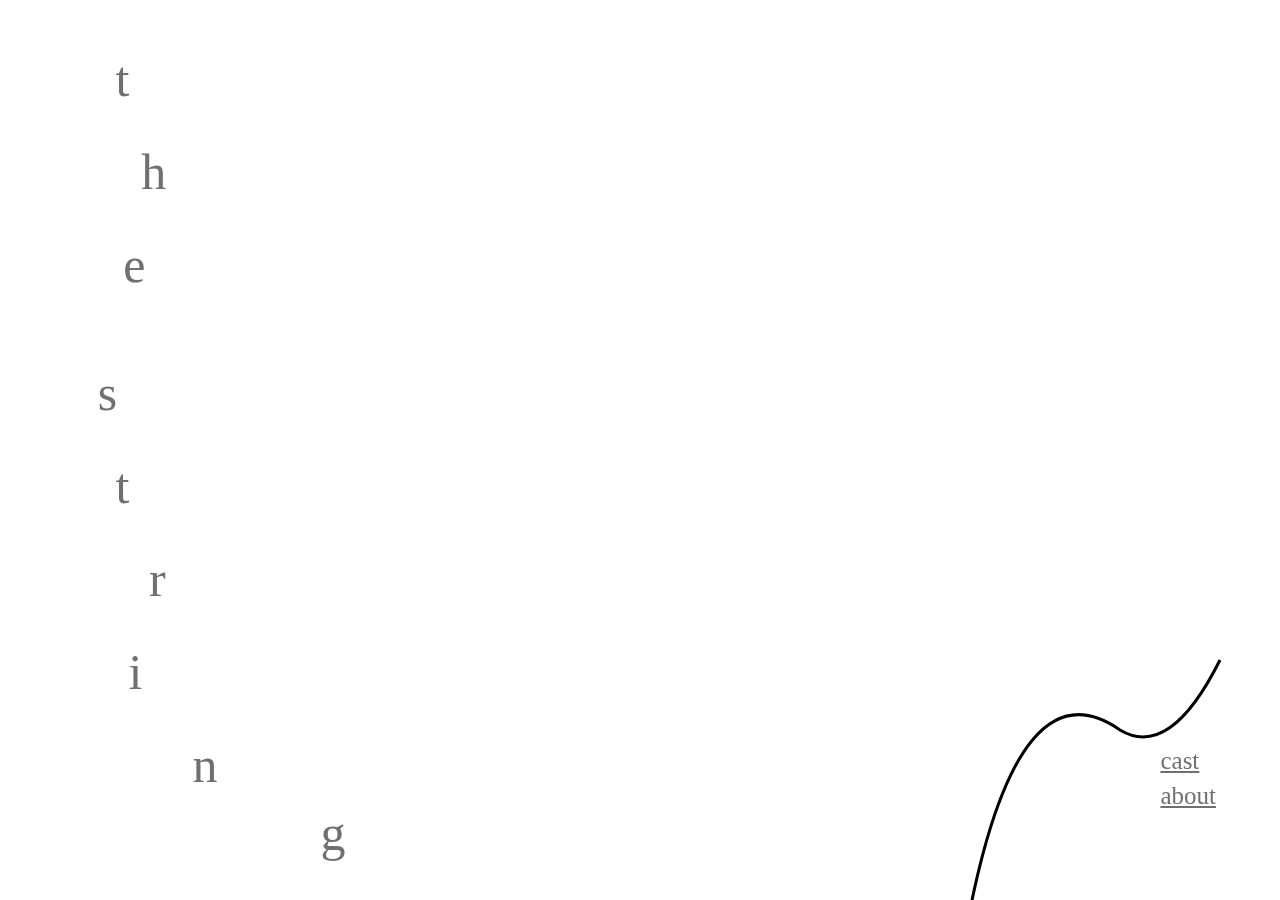
<file: index.html>
<!DOCTYPE html>
<html>
    <head>
        <title>the string</title>
        <link rel="stylesheet" href="style.css">
    </head>
    <body>
        <div class="movie-title">
            <div class="t">t</div>
            <div class="h">h</div>
            <div class="e">e</div>
            <div class="space"> </div>

            <div class="s">s</div>
            <div class="t">t</div>
            <div class="r">r</div>
            <div class="i">i</div>
            <div class="n">n</div>
            <div class="g">g</div>
        </div>

        <div id="curve-container">
            <svg id="curve-box-main" xmlns="http://www.w3.org/2000/svg" version="1.1">
                <a href="https://www.commlab.nyuadim.com/MangF21/Jeongin-Maaz-Kyle.mp4">
                    <path id="main-curve-path" d="M 0 300 Q 50 50 150 120 Q 200 150 250 50" stroke="black" stroke-width="3" fill="none"></path>
                </a>
            </svg>
        </div>

        <div class="more-info">
            <a href="cast.html">cast</a>
            <a href="about.html">about</a>
        </div>

        <script src="main.js" defer></script>
    </body>
</html>
</file>
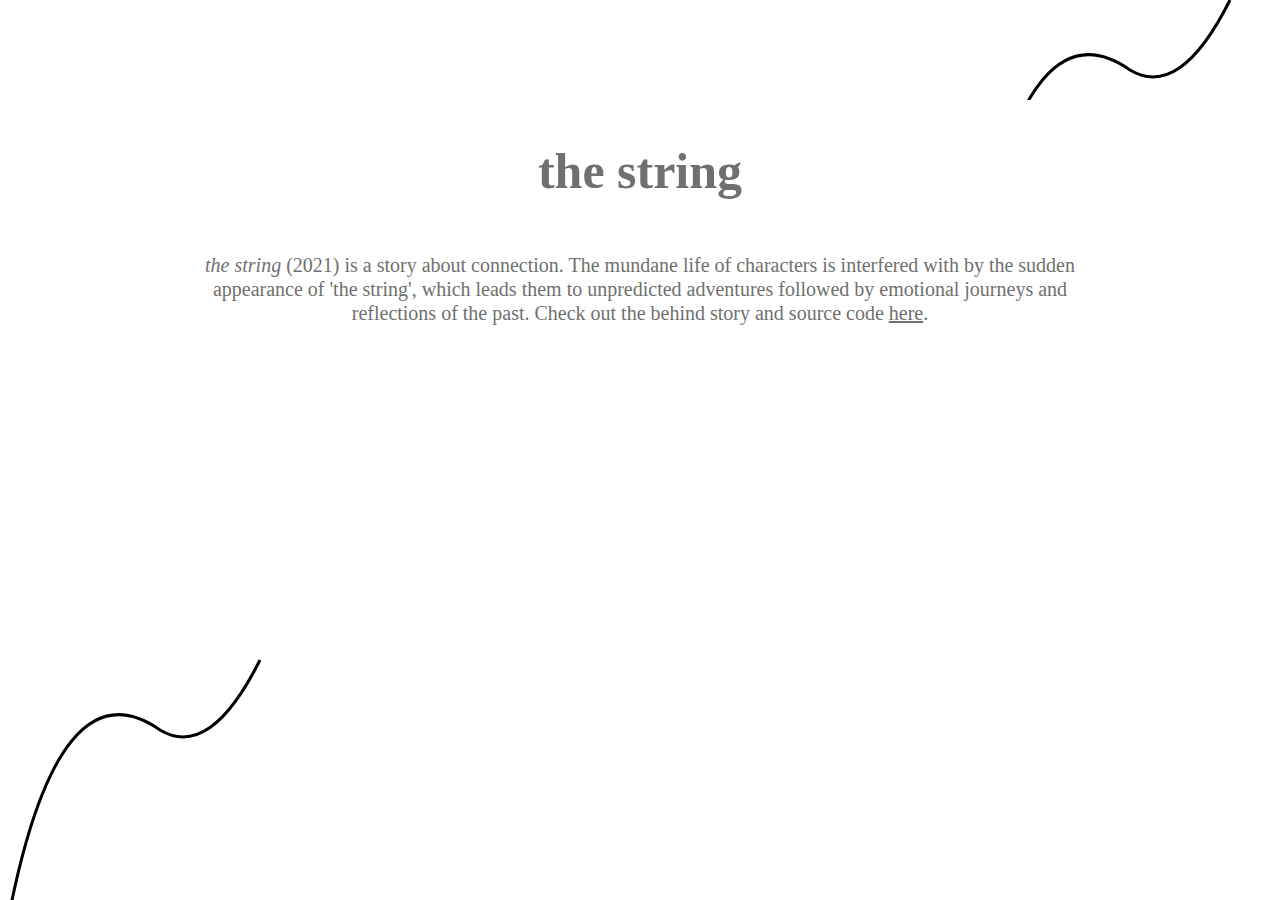
<file: about.html>
<html>
    <head>
        <title>the string</title>
        <link rel="stylesheet" href="style.css">
    </head>
    <body>
        <div id="curve-container">
            <svg xmlns="http://www.w3.org/2000/svg" version="1.1" id="curve-box-sub">
                <a href="index.html">
                    <path id="sub-curve-path" d="M 0 300 Q 50 50 150 120 Q 200 150 250 50" stroke="black" stroke-width="3" fill="none"></path>
                </a>
            </svg>
        </div>

        <div class="about-container">
            <div class="about-movie-title">
                <h1>the string</h1>
            </div>

            <div class="about-movie-detail">
                <div class="about-movie-detail-text">
                    <p><em>the string</em> (2021) is a story about connection. The mundane life of characters is interfered with by the sudden appearance of 'the string', which leads them to unpredicted adventures followed by emotional journeys and reflections of the past.
                    Check out the behind story and source code <a href="https://github.com/jjeongin/30mff-website">here</a>.</p>
                </div>
            </div>
        </div>

        <div id="curve-container">
            <svg id="about-curve-box-main" xmlns="http://www.w3.org/2000/svg" version="1.1">
                <a href="index.html">
                    <path id="main-curve-path" d="M 0 300 Q 50 50 150 120 Q 200 150 250 50" stroke="black" stroke-width="3" fill="none"></path>
                </a>
            </svg>
        </div>
        <script src="sub.js" defer></script>
    </body>
</html>
</file>
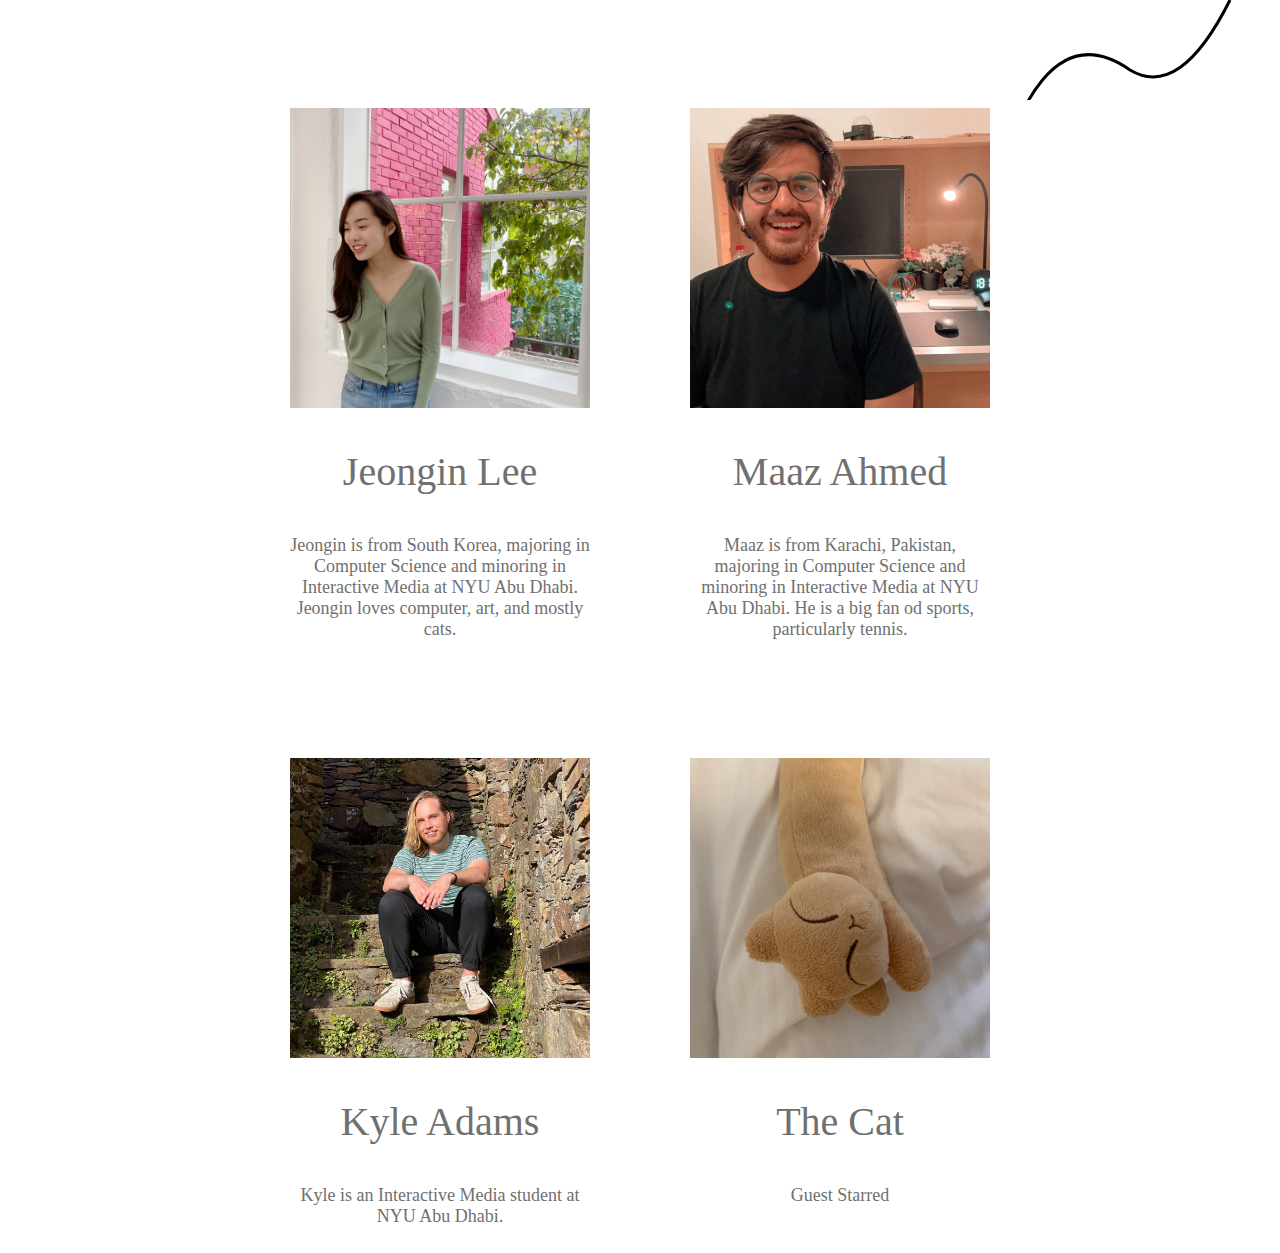
<file: cast.html>
<html>
    <head>
        <title>the string</title>
        <link rel="stylesheet" href="style.css">
    </head>
    <body>
        <div id="curve-container">
            <svg xmlns="http://www.w3.org/2000/svg" version="1.1"id="curve-box-sub">
                <a href="index.html">
                    <path id="sub-curve-path" d="M 0 300 Q 50 50 150 120 Q 200 150 250 50" stroke="black" stroke-width="3" fill="none"></path>
                </a>
            </svg>
        </div>

        <div class="bigger-body-container">
            <div class="body-container">
                <div class="cast-container">
                    <div class="cast">
                        <img src="media/jeongin.JPG">
                        <p class="cast-name">Jeongin Lee</p>
                        <p class="cast-info">Jeongin is from South Korea, majoring in Computer Science and minoring in Interactive Media at NYU Abu Dhabi. Jeongin loves computer, art, and mostly cats.</p>
                    </div>
                    <div class="cast">
                        <img src="media/maaz.jpg">
                        <p class="cast-name">Maaz Ahmed</p>
                        <p class="cast-info">Maaz is from Karachi, Pakistan, majoring in Computer Science and minoring in Interactive Media at NYU Abu Dhabi. He is a big fan od sports, particularly tennis.</p>
                    </div>
                    <div class="cast">
                        <img src="media/kyle.jpeg">
                        <p class="cast-name">Kyle Adams</p>
                        <p class="cast-info">Kyle is an Interactive Media student at NYU Abu Dhabi.</p>
                    </div>
                    <div class="cast">
                        <img src="media/the_cat.JPG">
                        <p class="cast-name">The Cat</p>
                        <p class="cast-info">Guest Starred</p>
                    </div>
                </div>
            </div>
        </div>

        <script src="sub.js" defer></script>
    </body>
</html>
</file>
<file: style.css>
/* main page */

body {
    font-family: "Apple LiSung";
}

.movie-title {
    font-size: 50px;
    color: #707070;
    display: block;
    width: 20%;
    height: 93%;
    position: absolute;
    top: 50px;
    left: 90px;
    display: flex;
    flex-direction: column;
    justify-content: space-between;

     /* to visualize */
     /* border: pink solid 2px; */
}

.t {
    position: relative;
    top: 0%;
    left: 10%;
}

.h {
    position: relative;
    left: 20%;
}

.e {
    position: relative;
    left: 13%;
}

.s {
    position: relative;
    left: 3%;
}

.r {
    position: relative;
    left: 23%;
}

.i {
    position: relative;
    left: 15%;
}

.n {
    position: relative;
    left: 40%;
}

.g {
    position: relative;
    left: 90%;
    bottom: 3%;
}

a {
    color: #707070;
}

.more-info {
    font-size: 25px;
    position: absolute;
    bottom: 10%;
    right: 5%;

    display: flex;
    flex-direction: column;
    gap: 7px;
}

/* curves */
#curve-container {
    display: block;
    width: 100%;
    height: 100px;
}

#curve-box-main {
    position: fixed;
    width: 300px;
    height: 300px;
    right: 10px;
    bottom: -10px;
}

#curve-box-sub {
    position: fixed;
    right: 0px;
    top: -50px;
}

/* cast page */
.body-container {
    display: flex;
    justify-content: center;
}

.cast-container {
    display: flex;
    justify-content: center;
    width: 80%;
    flex-wrap: wrap;
    gap: 100px;
}

.cast {
    text-align: center;
    color: #707070;
    width: 300px; /* same width as cast img */
}

.cast-name {
    font-size: 40px;
}

.cast-info {
    font-size: 18px;
}

img {
    width: 300px;
    height: 300px;
    object-fit: cover;
}

/* about page */
.about-movie-title {
    display: flex;
    justify-content: center;
    color: #707070;
    font-size: 25px;
}

.about-movie-detail {
    display: flex;
    justify-content: center;
    text-align: center;
    color: #707070;
    font-size: 20px;
    line-height: 120%;
}

.about-movie-detail-text {
    width: 70%;
}

#about-curve-box-main {
    position: fixed;
    width: 300px;
    height: 300px;
    left: 10px;
    bottom: -10px;
}
</file>
